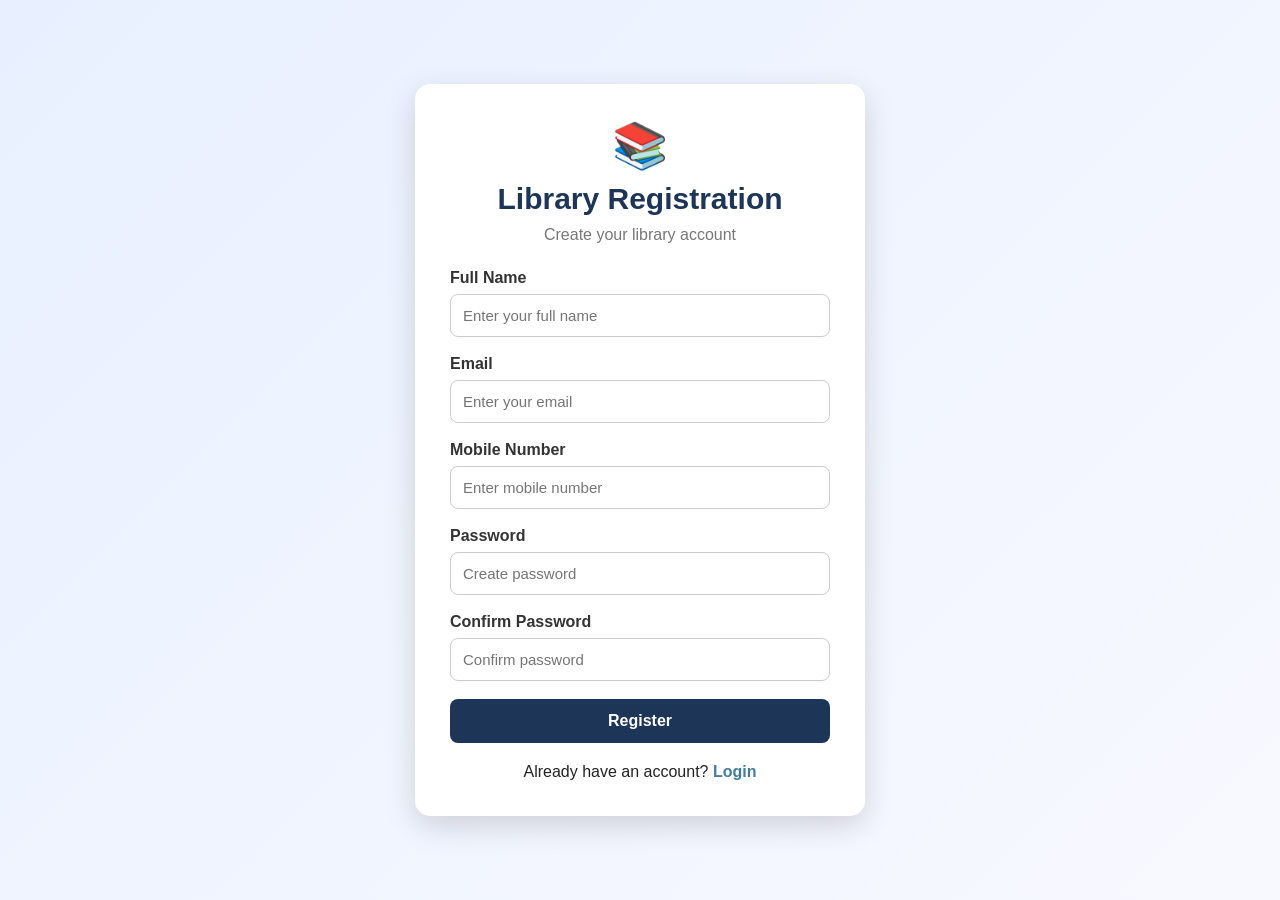
<file: index.html>
<!DOCTYPE html>
<html>

<head>

    <title>Library Registration</title>

    <link rel="stylesheet" href="style.css">

</head>

<body>

    <div class="container">

        <div class="logo">📚</div>

        <h1>Library Registration</h1>

        <p class="subtitle">
            Create your library account
        </p>

        <form>

            <div class="form-group">
                <label>Full Name</label>
                <input type="text" placeholder="Enter your full name" required>
            </div>

            <div class="form-group">
                <label>Email</label>
                <input type="email" placeholder="Enter your email" required>
            </div>

            <div class="form-group">
                <label>Mobile Number</label>
                <input type="tel" placeholder="Enter mobile number" required>
            </div>

            <div class="form-group">
                <label>Password</label>
                <input type="password" placeholder="Create password" required>
            </div>

            <div class="form-group">
                <label>Confirm Password</label>
                <input type="password" placeholder="Confirm password" required>
            </div>

            <button class="btn" type="submit">
                Register
            </button>

        </form>

        <div class="links">

            <p>
                Already have an account?
                <a href="login .html">Login</a>
            </p>

        </div>

    </div>

</body>

</html>
</file>
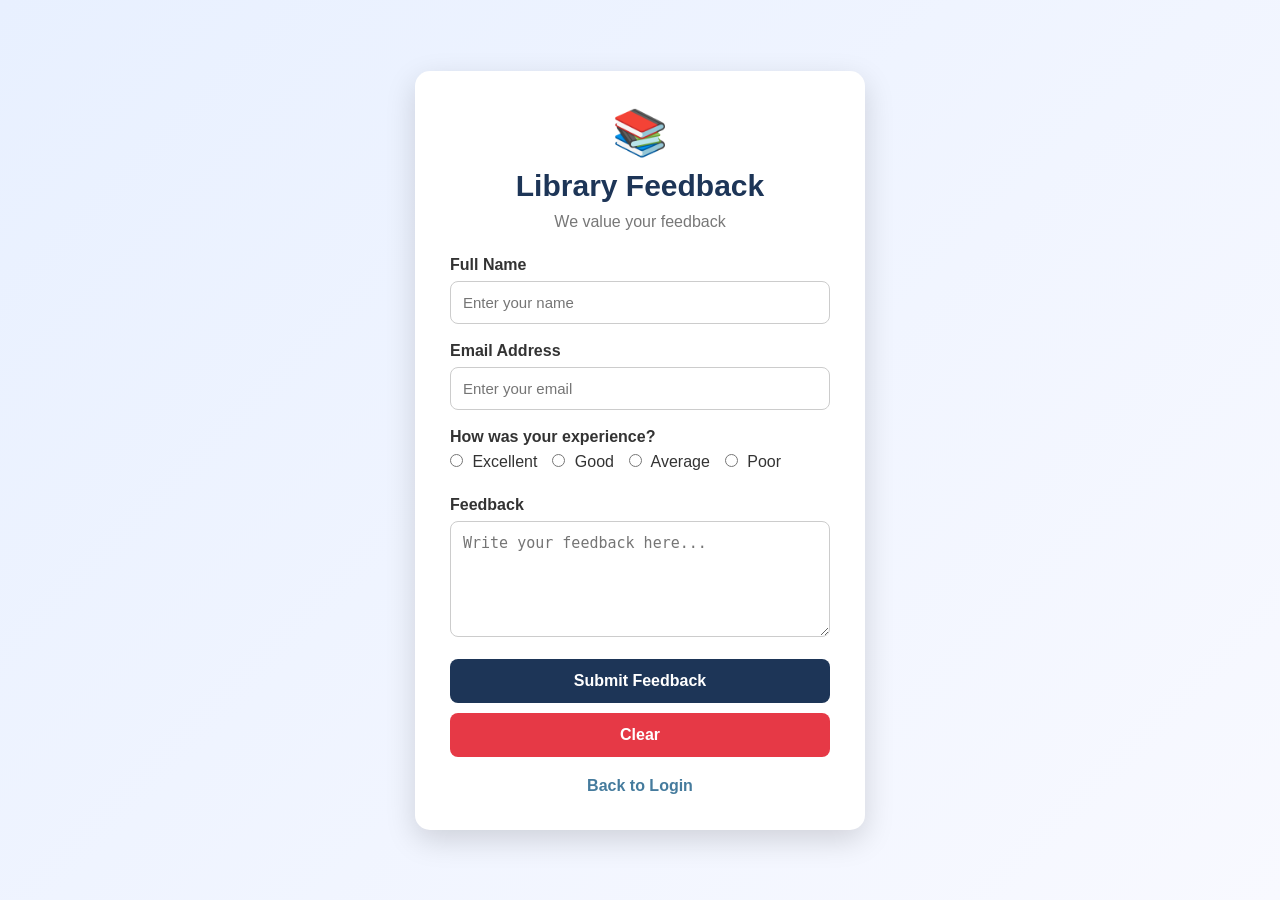
<file: feedback.html>
<!DOCTYPE html>
<html>

<head>

    <title>Library Feedback</title>

    <link rel="stylesheet" href="style.css">

</head>

<body>

    <div class="container">

        <div class="logo">📚</div>

        <h1>Library Feedback</h1>

        <p class="subtitle">
            We value your feedback
        </p>

        <form>

            <div class="form-group">
                <label>Full Name</label>
                <input type="text"
                       placeholder="Enter your name"
                       required>
            </div>

            <div class="form-group">
                <label>Email Address</label>
                <input type="email"
                       placeholder="Enter your email"
                       required>
            </div>

            <div class="form-group">

                <label>How was your experience?</label>

                <div class="radio-group">

                    <label>
                        <input type="radio"
                               name="experience"
                               value="excellent"
                               required>
                        Excellent
                    </label>

                    <label>
                        <input type="radio"
                               name="experience"
                               value="good">
                        Good
                    </label>

                    <label>
                        <input type="radio"
                               name="experience"
                               value="average">
                        Average
                    </label>

                    <label>
                        <input type="radio"
                               name="experience"
                               value="poor">
                        Poor
                    </label>

                </div>

            </div>


            <div class="form-group">

                <label>Feedback</label>

                <textarea
                    rows="5"
                    placeholder="Write your feedback here..."
                    required></textarea>

            </div>


            <button class="btn" type="submit">
                Submit Feedback
            </button>

            <button class="btn reset-btn" type="reset">
                Clear
            </button>

        </form>


        <div class="links">

            <p>
                <a href="login .html">Back to Login</a>
            </p>

        </div>

    </div>

</body>

</html>
</file>
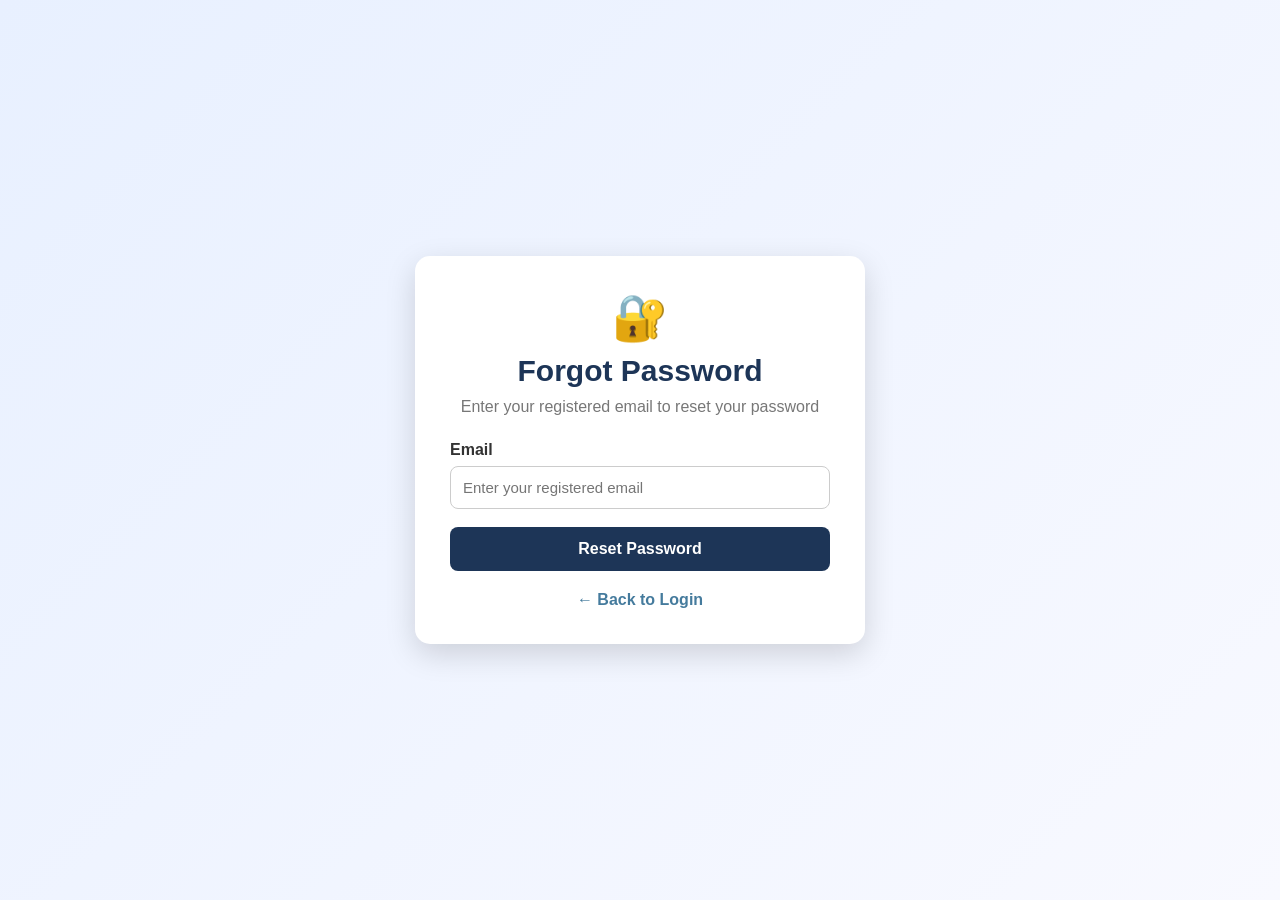
<file: Foreget-password.html>
<!DOCTYPE html>
<html>

<head>
    <title>Forgot Password</title>

    <link rel="stylesheet" href="style.css">
</head>

<body>

    <div class="container">

        <div class="logo">🔐</div>

        <h1>Forgot Password</h1>

        <p class="subtitle">
            Enter your registered email to reset your password
        </p>

        <form>

            <div class="form-group">

                <label>Email</label>

                <input
                    type="email"
                    placeholder="Enter your registered email"
                    required
                >

            </div>

            <button class="btn" type="submit">
                Reset Password
            </button>

        </form>

        <div class="links">

            <p>
                <a href="login .html">← Back to Login</a>
            </p>

        </div>

    </div>

</body>

</html>
</file>
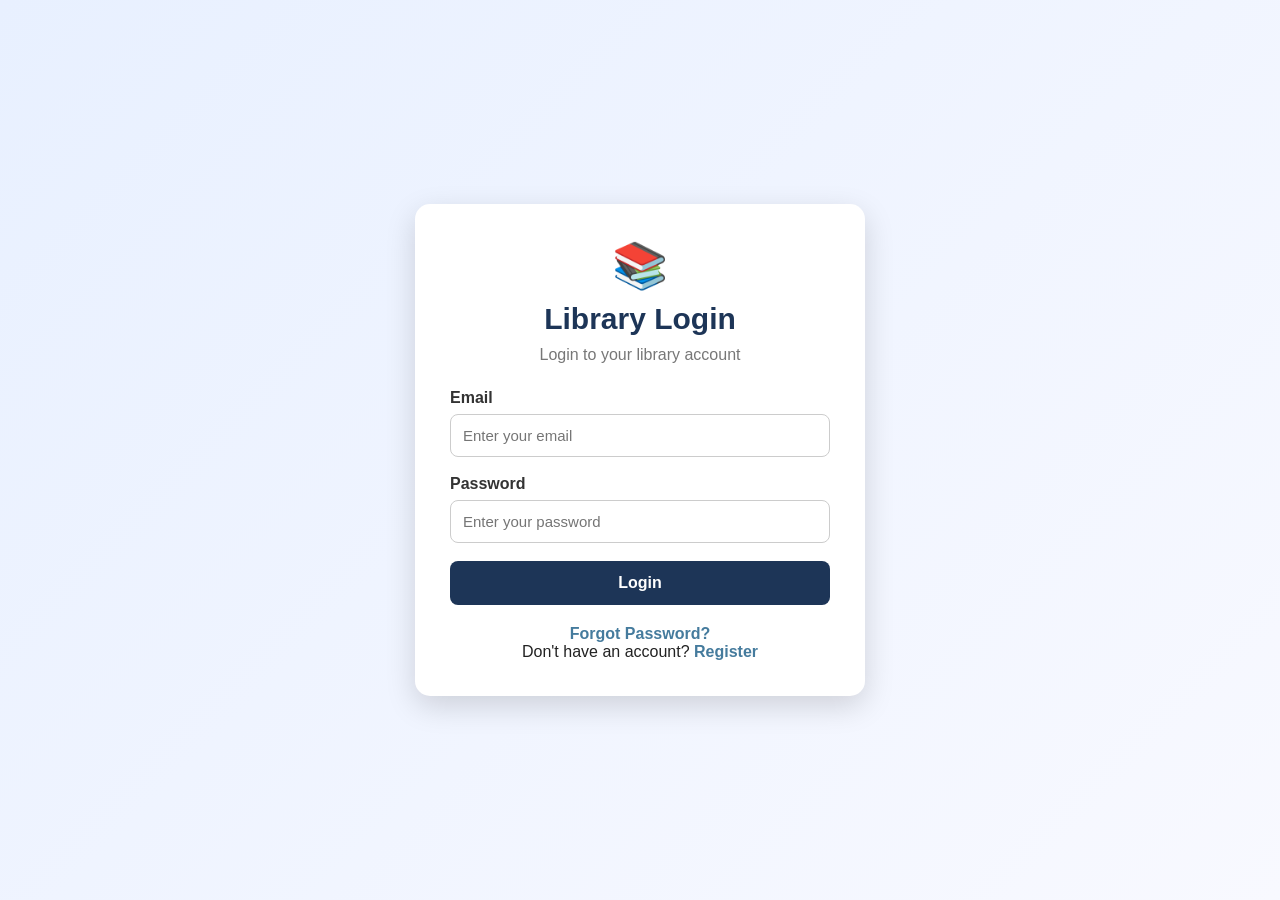
<file: login .html>
<!DOCTYPE html>
<html>

<head>
    <title>Library Login</title>

    <link rel="stylesheet" href="style.css">
</head>

<body>

    <div class="container">

        <div class="logo">📚</div>

        <h1>Library Login</h1>

        <p class="subtitle">
            Login to your library account
        </p>

        <form>

            <div class="form-group">
                <label>Email</label>
                <input type="email" placeholder="Enter your email" required>
            </div>

            <div class="form-group">
                <label>Password</label>
                <input type="password" placeholder="Enter your password" required>
            </div>

            <button class="btn" type="submit">
                Login
            </button>

        </form>

        <div class="links">

            <p>
                <a href="Foreget-password.html">Forgot Password?</a>
            </p>

            <p>
                Don't have an account?
                <a href="index.html">Register</a>
            </p>
        </div>

    </div>

</body>

</html>
</file>
<file: style.css>
/* =========================
   GENERAL
========================= */

* {
    margin: 0;
    padding: 0;
    box-sizing: border-box;
}

body {
    font-family: Arial, Helvetica, sans-serif;
    background: linear-gradient(135deg, #e8f0ff, #f8f9ff);
    min-height: 100vh;
    display: flex;
    justify-content: center;
    align-items: center;
    color: #222;
}


/* =========================
   FORM CONTAINER
========================= */

.container {
    width: 450px;
    background: white;
    padding: 35px;
    border-radius: 15px;
    box-shadow: 0 10px 30px rgba(0, 0, 0, 0.15);
}


/* =========================
   HEADING
========================= */

h1 {
    text-align: center;
    margin-bottom: 10px;
    color: #1d3557;
    font-size: 30px;
}

.subtitle {
    text-align: center;
    color: #777;
    margin-bottom: 25px;
}


/* =========================
   FORM
========================= */

.form-group {
    margin-bottom: 18px;
}

label {
    display: block;
    margin-bottom: 7px;
    font-weight: bold;
    color: #333;
}

input,
textarea,
select {
    width: 100%;
    padding: 12px;
    border: 1px solid #ccc;
    border-radius: 8px;
    font-size: 15px;
    outline: none;
    transition: 0.3s;
}

input:focus,
textarea:focus,
select:focus {
    border-color: #457b9d;
    box-shadow: 0 0 5px rgba(69, 123, 157, 0.3);
}


/* =========================
   RADIO & CHECKBOX
========================= */

.radio-group,
.checkbox-group {
    display: flex;
    gap: 15px;
    flex-wrap: wrap;
}

.radio-group label,
.checkbox-group label {
    font-weight: normal;
}

input[type="radio"],
input[type="checkbox"] {
    width: auto;
    margin-right: 5px;
}


/* =========================
   BUTTONS
========================= */

.btn {
    width: 100%;
    padding: 13px;
    border: none;
    border-radius: 8px;
    background: #1d3557;
    color: white;
    font-size: 16px;
    font-weight: bold;
    cursor: pointer;
    transition: 0.3s;
}

.btn:hover {
    background: #457b9d;
    transform: translateY(-2px);
}


/* =========================
   RESET BUTTON
========================= */

.reset-btn {
    margin-top: 10px;
    background: #e63946;
}

.reset-btn:hover {
    background: #c1121f;
}


/* =========================
   LINKS
========================= */

.links {
    text-align: center;
    margin-top: 20px;
}

.links a {
    color: #457b9d;
    text-decoration: none;
    font-weight: bold;
}

.links a:hover {
    text-decoration: underline;
}


/* =========================
   ICON / LOGO AREA
========================= */

.logo {
    text-align: center;
    font-size: 45px;
    margin-bottom: 10px;
}


/* =========================
   RESPONSIVE DESIGN
========================= */

@media (max-width: 500px) {

    .container {
        width: 90%;
        padding: 25px;
    }

    h1 {
        font-size: 25px;
    }

}
</file>
